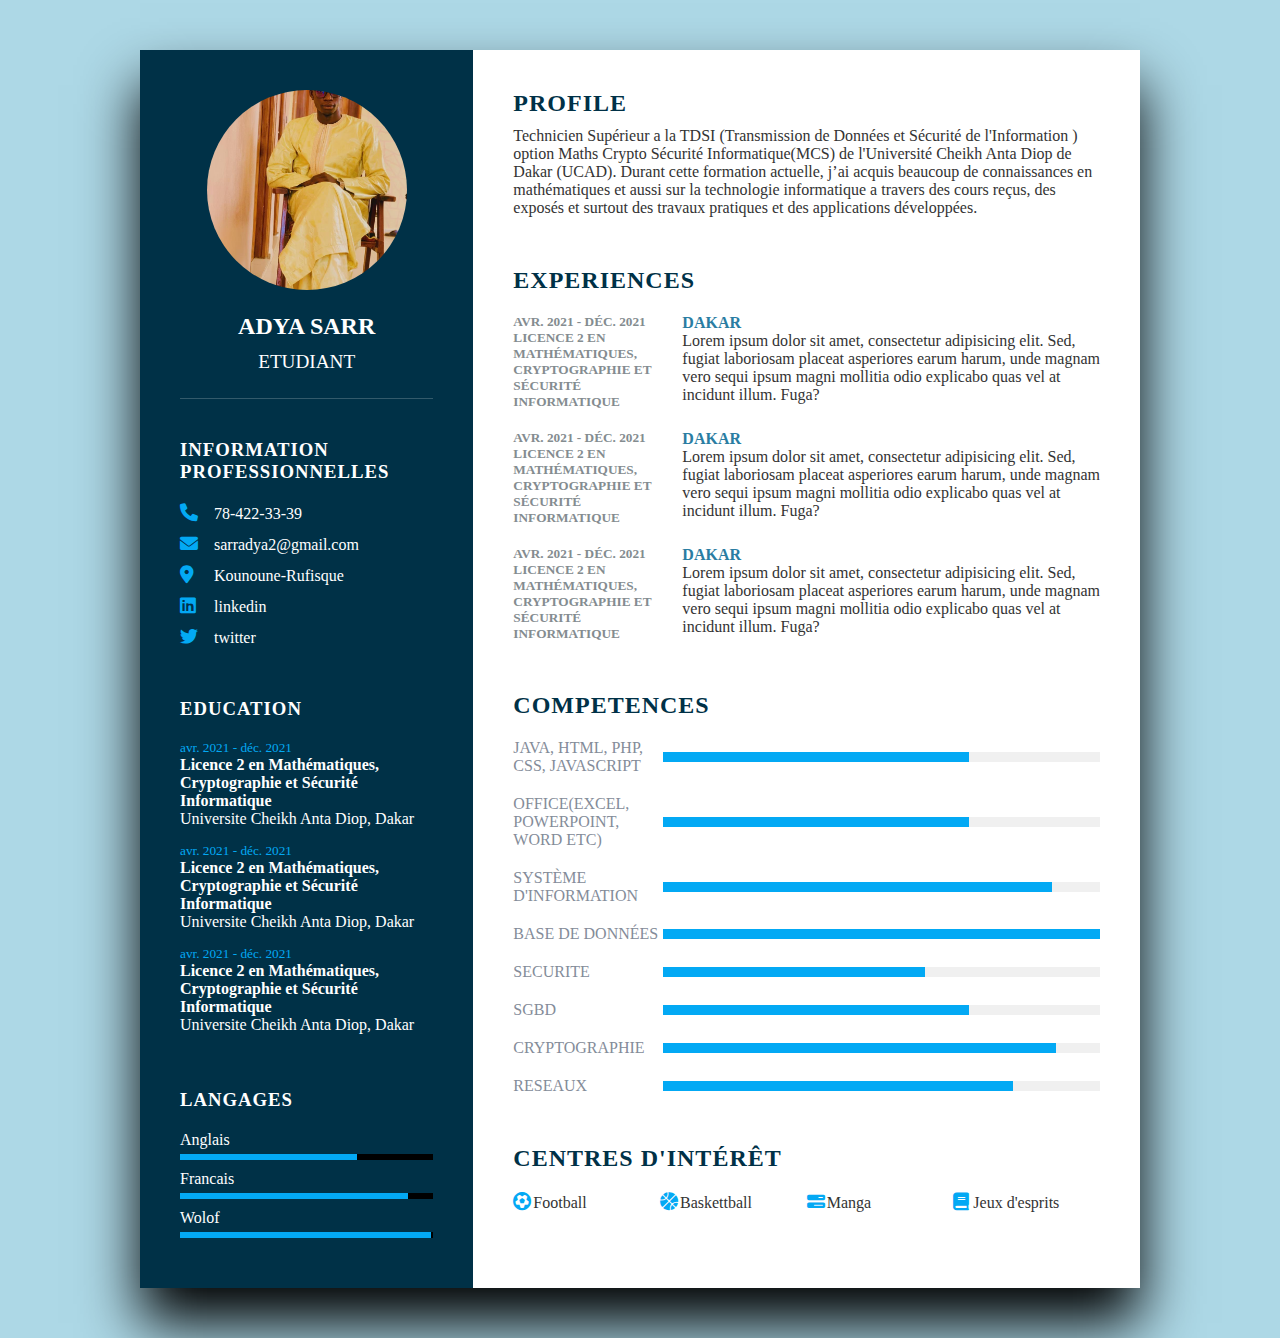
<file: CV1/index.html>
<!DOCTYPE html>
<html lang="en">
<head>
    <meta charset="UTF-8">
    <meta http-equiv="X-UA-Compatible" content="IE=edge">
    <meta name="viewport" content="width=device-width, initial-scale=1.0">
    <link rel="stylesheet" href="style.css">
    <link rel="stylesheet" href="https://cdnjs.cloudflare.com/ajax/libs/font-awesome/6.0.0/css/all.min.css">
    <title>Soppitech</title>
</head>
<body>
    <div class="container">
        <div class="left_side">
            <div class="profil">
                <div class="image">
                    <img src="01.png" alt="">
                </div>
                <h2>Adya SARR <br> <span>Etudiant</span></h2>
            </div>
            <div class="contactInfo">
                <h3 class="titre">INFORMATION PROFESSIONNELLES</h3>
                <ul>
                    <li>
                        <span class="icon">
                            <i class="fa-solid fa-phone"></i>
                        </span>
                        <span class="text">
                            78-422-33-39
                        </span>
                    </li>
                    <li>
                        <span class="icon">
                            <i class="fa-solid fa-envelope"></i>
                        </span>
                        <span class="text">
                            sarradya2@gmail.com
                        </span>
                    </li>
                    <li>
                        <span class="icon">
                            <i class="fa-solid fa-location-dot"></i>
                        </span>
                        <span class="text">
                            Kounoune-Rufisque
                        </span>
                    </li>
                    <li>
                        <span class="icon">
                            <i class="fa-brands fa-linkedin"></i>
                        </span>
                        <span class="text">
                            linkedin
                        </span>
                    </li>
                    <li>
                        <span class="icon">
                            <i class="fa-brands fa-twitter"></i>
                        </span>
                        <span class="text">
                            twitter
                        </span>
                    </li>
                </ul>
            </div>


            <div class="contactInfo education">
                <h3 class="titre">EDUCATION</h3>
                <ul>
                    <li>
                        <h5>avr. 2021 - déc. 2021</h5>
                        <h4>Licence 2 en Mathématiques, Cryptographie et Sécurité Informatique</h4>
                        <h4>Universite Cheikh Anta Diop, Dakar</h4>
                    </li>

                    <li>
                        <h5>avr. 2021 - déc. 2021</h5>
                        <h4>Licence 2 en Mathématiques, Cryptographie et Sécurité Informatique</h4>
                        <h4>Universite Cheikh Anta Diop, Dakar</h4>
                    </li>

                    <li>
                        <h5>avr. 2021 - déc. 2021</h5>
                        <h4>Licence 2 en Mathématiques, Cryptographie et Sécurité Informatique</h4>
                        <h4>Universite Cheikh Anta Diop, Dakar</h4>
                    </li>
                </ul>
            </div>

            <div class="contactInfo langue">
                <h3 class="titre">LANGAGES</h3>
                <ul>
                    <li>
                        <span class="text">
                            Anglais
                        </span>
                        <span class="poucentage">
                            <div style="width: 70%;"></div>
                        </span>
                    </li>

                    <li>
                        <span class="text">
                            Francais
                        </span>
                        <span class="poucentage">
                            <div style="width: 90%;"></div>
                        </span>
                    </li>
                    <li>
                        <span class="text">
                            Wolof
                        </span>
                        <span class="poucentage">
                            <div style="width: 99%;"></div>
                        </span>
                    </li>
                </ul>
            </div>
        </div>
        <div class="right_side">
            <div class="about">
                <h2 class="titre2">Profile</h2>
                <p>
                    Technicien Supérieur a la TDSI (Transmission de Données et Sécurité de
l'Information ) option Maths Crypto Sécurité Informatique(MCS) de l'Université
Cheikh Anta Diop de Dakar (UCAD). Durant cette formation actuelle, j’ai acquis
beaucoup de connaissances en mathématiques et aussi sur la technologie
informatique a travers des cours reçus, des exposés et surtout des travaux
pratiques et des applications développées. 
                </p>
            </div>
            <div class="about">
                <h2 class="titre2">EXPERIENCES</h2>
                <div class="box">
                    <div class="year_company">
                        <h5>avr. 2021 - déc. 2021</h5>
                        <h5>Licence 2 en Mathématiques, Cryptographie et Sécurité Informatique</h5>
                    </div>
                    <div class="text">
                        <h4>Dakar</h4>
                        <p>Lorem ipsum dolor sit amet, consectetur adipisicing elit. Sed, fugiat laboriosam placeat asperiores earum harum, unde magnam vero sequi ipsum magni mollitia odio explicabo quas vel at incidunt illum. Fuga?</p>
                    </div>
                </div>

                <div class="box">
                    <div class="year_company">
                        <h5>avr. 2021 - déc. 2021</h5>
                        <h5>Licence 2 en Mathématiques, Cryptographie et Sécurité Informatique</h5>
                    </div>
                    <div class="text">
                        <h4>Dakar</h4>
                        <p>Lorem ipsum dolor sit amet, consectetur adipisicing elit. Sed, fugiat laboriosam placeat asperiores earum harum, unde magnam vero sequi ipsum magni mollitia odio explicabo quas vel at incidunt illum. Fuga?</p>
                    </div>
                </div>

                <div class="box">
                    <div class="year_company">
                        <h5>avr. 2021 - déc. 2021</h5>
                        <h5>Licence 2 en Mathématiques, Cryptographie et Sécurité Informatique</h5>
                    </div>
                    <div class="text">
                        <h4>Dakar</h4>
                        <p>Lorem ipsum dolor sit amet, consectetur adipisicing elit. Sed, fugiat laboriosam placeat asperiores earum harum, unde magnam vero sequi ipsum magni mollitia odio explicabo quas vel at incidunt illum. Fuga?</p>
                    </div>
                </div>
            </div>
            <div class="about Competences">
                <h2 class="titre2">Competences</h2>
                <div class="box">
                    <h4>Java, HTML, PHP, CSS, JavaScript</h4>
                    <div class="pourcentage">
                        <div style="width: 70%;"></div>
                    </div>
                </div>
                <div class="box">
                    <h4>Office(Excel, PowerPoint, Word etc) </h4>
                    <div class="pourcentage">
                        <div style="width: 70%;"></div>
                    </div>
                </div>
                <div class="box">
                    <h4>Système d'Information</h4>
                    <div class="pourcentage">
                        <div style="width: 89%;"></div>
                    </div>
                </div>
                <div class="box">
                    <h4>Base de Données</h4>
                    <div class="pourcentage">
                        <div style="width: 100%;"></div>
                    </div>
                </div>
                <div class="box">
                    <h4>Securite</h4>
                    <div class="pourcentage">
                        <div style="width: 60%;"></div>
                    </div>
                </div>
                <div class="box">
                    <h4>SGBD</h4>
                    <div class="pourcentage">
                        <div style="width: 70%;"></div>
                    </div>
                </div>
                <div class="box">
                    <h4>Cryptographie</h4>
                    <div class="pourcentage">
                        <div style="width: 90%;"></div>
                    </div>
                </div>
                <div class="box">
                    <h4>Reseaux</h4>
                    <div class="pourcentage">
                        <div style="width: 80%;"></div>
                    </div>
                </div>
            </div>

            <div class="about interet">
                <h2 class="titre2">Centres d'intérêt</h2>
                <ul>
                    <li><i class="fa-solid fa-futbol"></i>Football</li>
                    <li><i class="fa-solid fa-basketball"></i>Baskettball</li>
                    <li><i class="fa-solid fa-bars-progress"></i>Manga</li>
                    <li><i class="fa-solid fa-book"></i>Jeux d'esprits</li>
                </ul>
            </div>

        </div>
    </div>
</body>
</html>
</file>
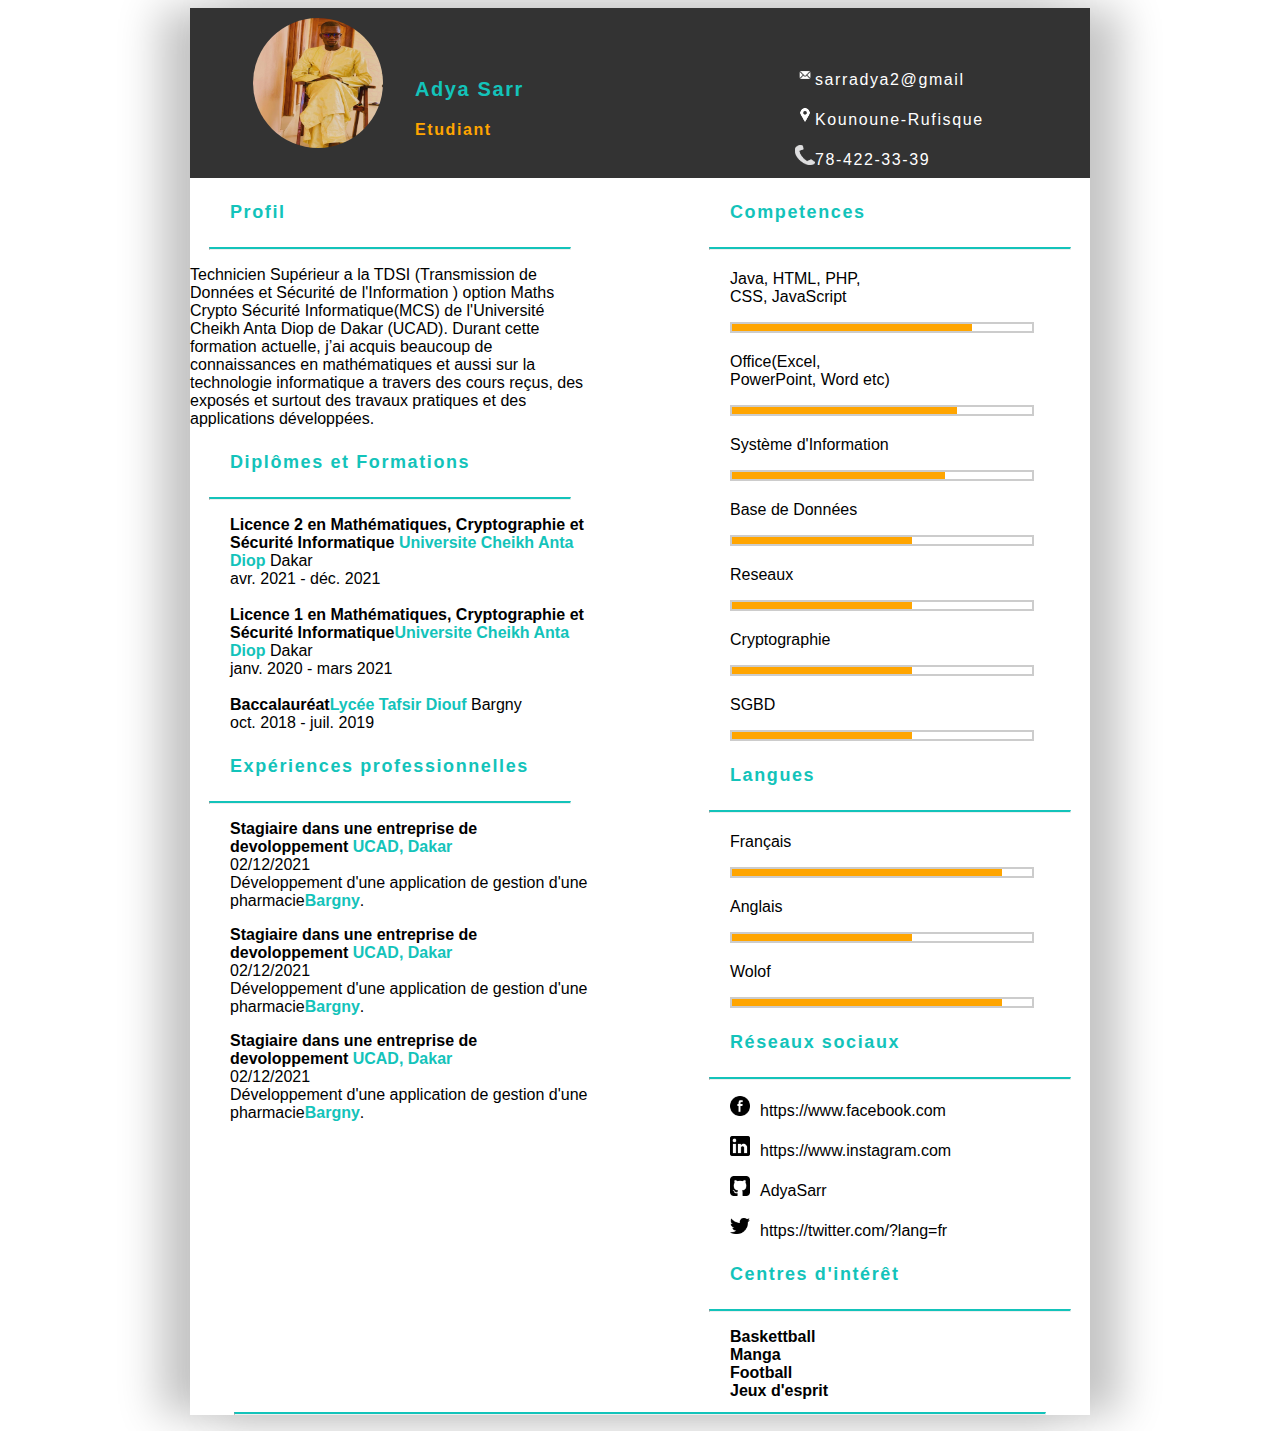
<file: CV2/index.html>
<!DOCTYPE html>
<html lang="en">
<head>
    <meta charset="utf-8" />
    <meta http-equiv="X-UA-Compatible" content="IE=edge">
       <meta name="viewport" content="width=device-width, initial-scale=1">
    <title>Soppitech</title>
    <link rel="stylesheet" type="text/css" media="screen" href="style.css" />
</head>
<body>
    <main>
       <header>
                <div class="photo">
                    <img src="01.png" width="100%" height="100%" alt="">
                </div>
              <div class="des">
                    <h3>Adya Sarr</h3>
                    <p class="post">Etudiant</p>
                </div>
                <div class="right">
                        <p><img src="mail.png" class="info">sarradya2@gmail</p>
                        <p><img src="maps.png" class="info">Kounoune-Rufisque</p>
                        <p><img src="tele.png" class="info">78-422-33-39</p>
                </div> 
       </header>


<section class="section-left">
    <h4>Profil</h4>
    <hr class="light">
     <div class="atouts">
        <p>
            Technicien Supérieur a la TDSI (Transmission de Données et Sécurité de
l'Information ) option Maths Crypto Sécurité Informatique(MCS) de l'Université
Cheikh Anta Diop de Dakar (UCAD). Durant cette formation actuelle, j’ai acquis
beaucoup de connaissances en mathématiques et aussi sur la technologie
informatique a travers des cours reçus, des exposés et surtout des travaux
pratiques et des applications développées.
        </p>
     </div>

     <h4>Diplômes et Formations</h4>
    <hr class="light">
       <div class="div">
           <div><b>Licence 2 en Mathématiques, Cryptographie et Sécurité Informatique </b><strong>Universite Cheikh Anta Diop</strong>  Dakar<br>avr. 2021 - déc. 2021
           </div>
           <br>
           <div><b>Licence 1 en Mathématiques, Cryptographie et Sécurité Informatique</b><strong>Universite Cheikh Anta Diop</strong>  Dakar<br>janv. 2020 - mars 2021
           </div>
           <br>
           <div><b>Baccalauréat</b><strong>Lycée Tafsir Diouf</strong> Bargny<br>oct. 2018 - juil. 2019
           </div>
       </div>

    <h4>Expériences professionnelles</h4>
     <hr class="light">
        <div class="div">
          <p><b>Stagiaire dans une entreprise de devoloppement</b> <strong>UCAD, Dakar</strong><br>
             02/12/2021<br>
            Développement d'une application de gestion d'une pharmacie<strong>Bargny</strong>.
          </p>
         
          <p><b>Stagiaire dans une entreprise de devoloppement</b> <strong>UCAD, Dakar</strong><br>
            02/12/2021<br>
           Développement d'une application de gestion d'une pharmacie<strong>Bargny</strong>.
         </p>
         <p><b>Stagiaire dans une entreprise de devoloppement</b> <strong>UCAD, Dakar</strong><br>
            02/12/2021<br>
           Développement d'une application de gestion d'une pharmacie<strong>Bargny</strong>.
         </p>
        </div>
</section>

<section class="section-right">
    <h4>Competences</h4>
    <hr class="light">
      <div class="skls">

                <div class="po">
                    <p>Java, HTML, PHP, CSS, JavaScript</p>
                    <div class="cool">
                        <div style="width:80%" class="inner"></div>
                    </div>
                </div>

                <div class="po">
                    <p>Office(Excel, PowerPoint, Word etc)</p>
                    <div class="cool">
                        <div style="width:75%" class="inner"> </div>
                    </div>
                </div>

                <div class="po">
                    <p>Système d'Information</p>
                    <div class="cool">
                        <div style="width:71%" class="inner"> </div>
                    </div>
                </div>

                <div class="po">
                    <p>Base de Données</p>
                    <div class="cool">
                        <div style="width:60%" class="inner"> </div>
                    </div>
                </div>

                <div class="po">
                    <p>Reseaux</p>
                    <div class="cool">
                        <div style="width:60%" class="inner"> </div>
                    </div>
                </div>

                <div class="po">
                    <p>Cryptographie</p>
                    <div class="cool">
                        <div style="width:60%" class="inner"> </div>
                    </div>
                </div>

                <div class="po">
                    <p>SGBD</p>
                    <div class="cool">
                        <div style="width:60%" class="inner"> </div>
                    </div>
                </div>
            </div>


     <h4>Langues</h4>
     <hr class="light">
     <div class="skls">
         <div class="po">
                    <p>Français</p>
                    <div class="cool">
                        <div style="width:90%" class="inner"> </div>
                    </div>
                </div>
                <div class="po">
                    <p>Anglais</p>
                    <div class="cool">
                        <div style="width:60%" class="inner"> </div>
                    </div>
                </div>
                <div class="po">
                    <p>Wolof</p>
                    <div class="cool">
                        <div style="width:90%" class="inner"> </div>
                    </div>
                </div>
      </div>
     <h4>Réseaux sociaux</h4>
     <hr class="light">
     <div class="interet">
      <p><img src="f.png" class="info"><span>https://www.facebook.com</span></p> 
      <p><img src="l.png" class="info"><span>https://www.instagram.com</span></p>
      <p><img src="g.png" class="info"><span>AdyaSarr</span></p>
      <p><img src="t.png" class="info"><span>https://twitter.com/?lang=fr</span></p> 
     </div>


    <h4>Centres d'intérêt</h4>
     <hr class="light">
     <div class="interet">
          <div><b>Baskettball</b></div>
          <div><b>Manga</b></div>
          <div><b>Football</b></div>
          <div><b>Jeux d'esprit</b></div>
     </div>
</section>


        <div class="srkl">

        </div>
     <hr class="light">
    </main>
</body>

</html>
</file>
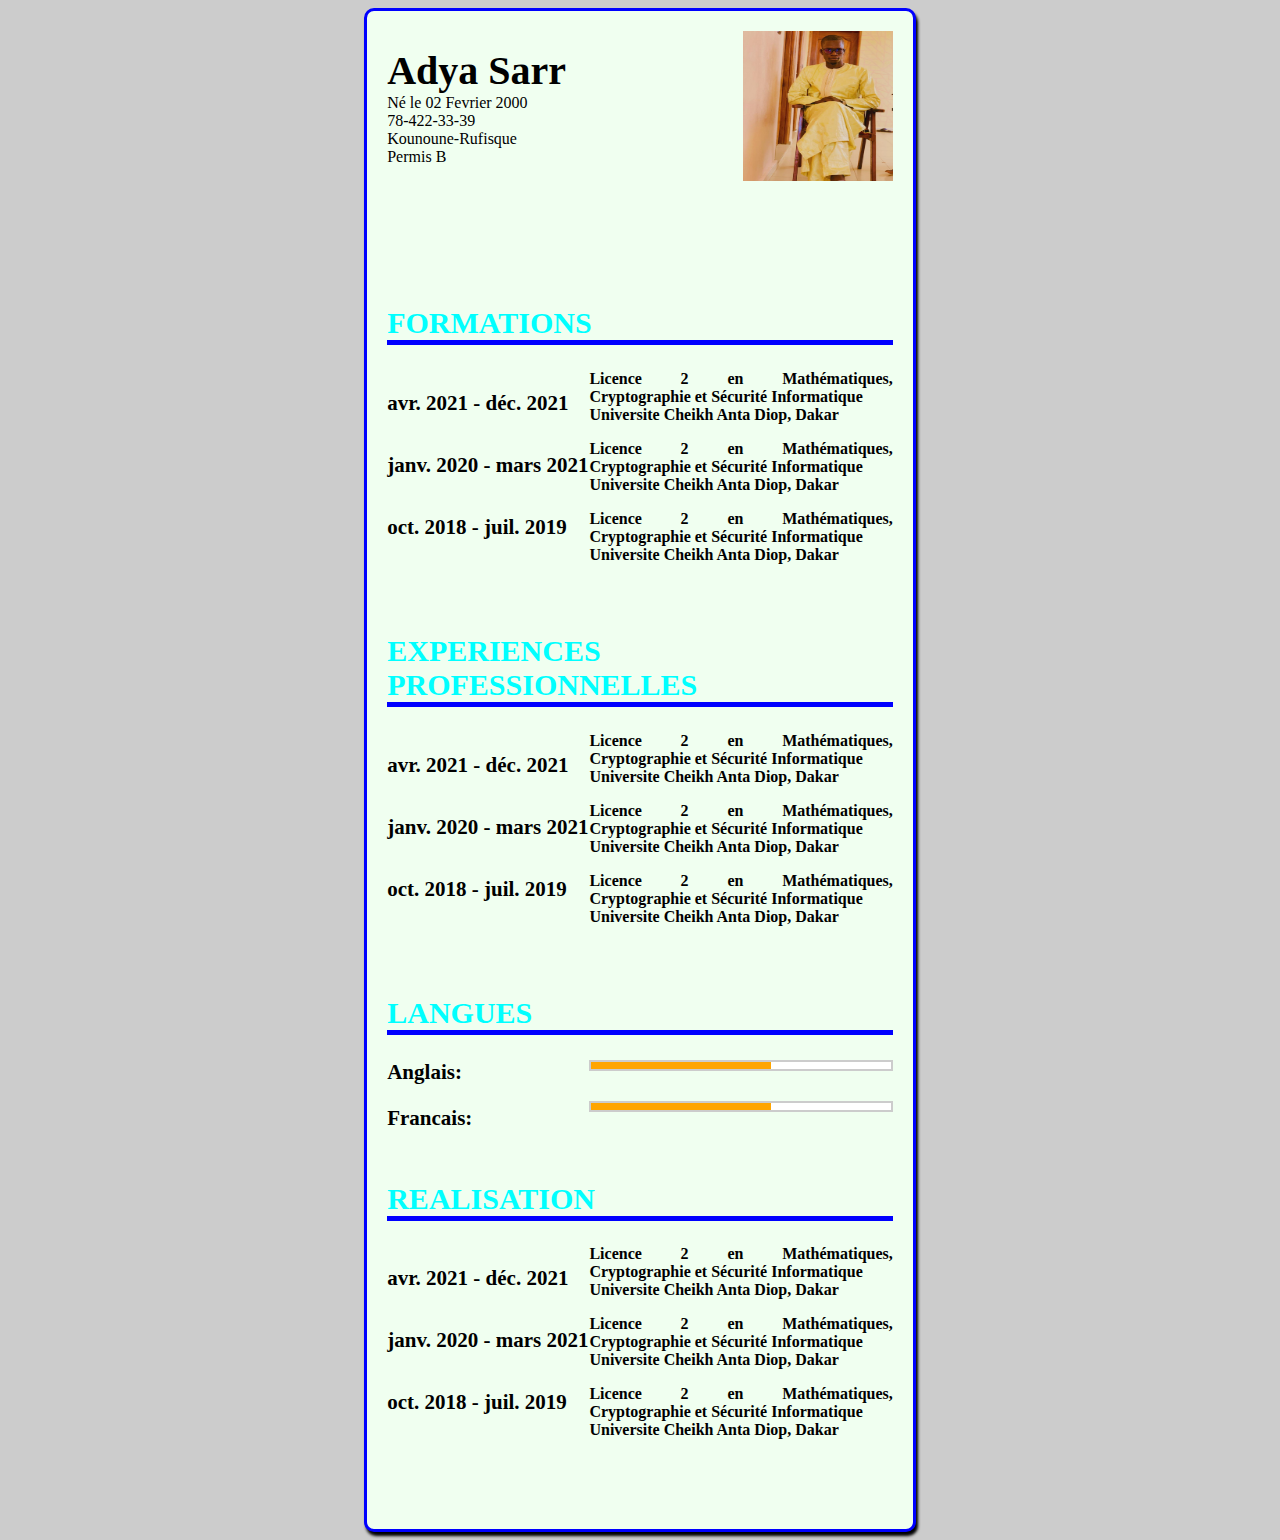
<file: CV3/index.html>
<!DOCTYPE html>
<html lang="en">
<head>
    <meta charset="UTF-8">
    <meta http-equiv="X-UA-Compatible" content="IE=edge">
    <meta name="viewport" content="width=device-width, initial-scale=1.0">
    <link rel="stylesheet" href="style.css">
    <title>Soppitech</title>
</head>
<body>
    <div class="page">
        <div class="infoPersonnelle">
            <div class="info">
                <p><strong>Adya Sarr</strong><br>
                Né le 02 Fevrier 2000 <br>
            78-422-33-39 <br>
        Kounoune-Rufisque <br>
    Permis B</p>
            </div>
            <div class="photo">
                <img src="01.png" alt="mon image">
            </div>
        </div>
        <div class="section">
            <h2>FORMATIONS</h2>
            <div class="section_gauche" id="format_date">
                <p>avr. 2021 - déc. 2021</p>
                <p>janv. 2020 - mars 2021</p>
                <p>oct. 2018 - juil. 2019</p>
            </div>
            <div class="section_droite">
                <p><span class="titre">Licence 2 en Mathématiques, Cryptographie et Sécurité Informatique <br>
                     Universite Cheikh Anta Diop, Dakar</span></p>
                <p><span class="titre">Licence 2 en Mathématiques, Cryptographie et Sécurité Informatique <br>
                     Universite Cheikh Anta Diop, Dakar</span></p>
                <p><span class="titre">Licence 2 en Mathématiques, Cryptographie et Sécurité Informatique <br>
                     Universite Cheikh Anta Diop, Dakar</span></p>
            </div>
        </div>
        <div class="section">
            <h2>EXPERIENCES PROFESSIONNELLES</h2>
            <div class="section_gauche" id="format_date">
                <p>avr. 2021 - déc. 2021</p>
                <p>janv. 2020 - mars 2021</p>
                <p>oct. 2018 - juil. 2019</p>
            </div>
            <div class="section_droite">
                <p><span class="titre">Licence 2 en Mathématiques, Cryptographie et Sécurité Informatique <br>
                    Universite Cheikh Anta Diop, Dakar</span></p>
               <p><span class="titre">Licence 2 en Mathématiques, Cryptographie et Sécurité Informatique <br>
                    Universite Cheikh Anta Diop, Dakar</span></p>
               <p><span class="titre">Licence 2 en Mathématiques, Cryptographie et Sécurité Informatique <br>
                    Universite Cheikh Anta Diop, Dakar</span></p>
            </div>           
        </div>
        <div class="section">
            <h2>LANGUES</h2>
            <div class="section_gauche" id="langue">
                <p>Anglais: </p>
                <p>Francais:</p>
                
            </div>
            <div class="section_droite">
                <p>
                    <div class="cool">
                        <div style="width:60%" class="inner"> </div>
                    </div>
                </p>
                <p>
                    <div class="cool" id="deuxieme">
                        <div style="width:60%" class="inner"> </div>
                    </div>
                </p>
            </div>         
        </div>
        <div class="section">
            <h2>REALISATION</h2>
            <div class="section_gauche" id="format_date">
                <p>avr. 2021 - déc. 2021</p>
                <p>janv. 2020 - mars 2021</p>
                <p>oct. 2018 - juil. 2019</p>
            </div>
            <div class="section_droite">
                <p><span class="titre">Licence 2 en Mathématiques, Cryptographie et Sécurité Informatique <br>
                    Universite Cheikh Anta Diop, Dakar</span></p>
               <p><span class="titre">Licence 2 en Mathématiques, Cryptographie et Sécurité Informatique <br>
                    Universite Cheikh Anta Diop, Dakar</span></p>
               <p><span class="titre">Licence 2 en Mathématiques, Cryptographie et Sécurité Informatique <br>
                    Universite Cheikh Anta Diop, Dakar</span></p>
            </div>
        </div>
    </div>
</body>
</html>
</file>
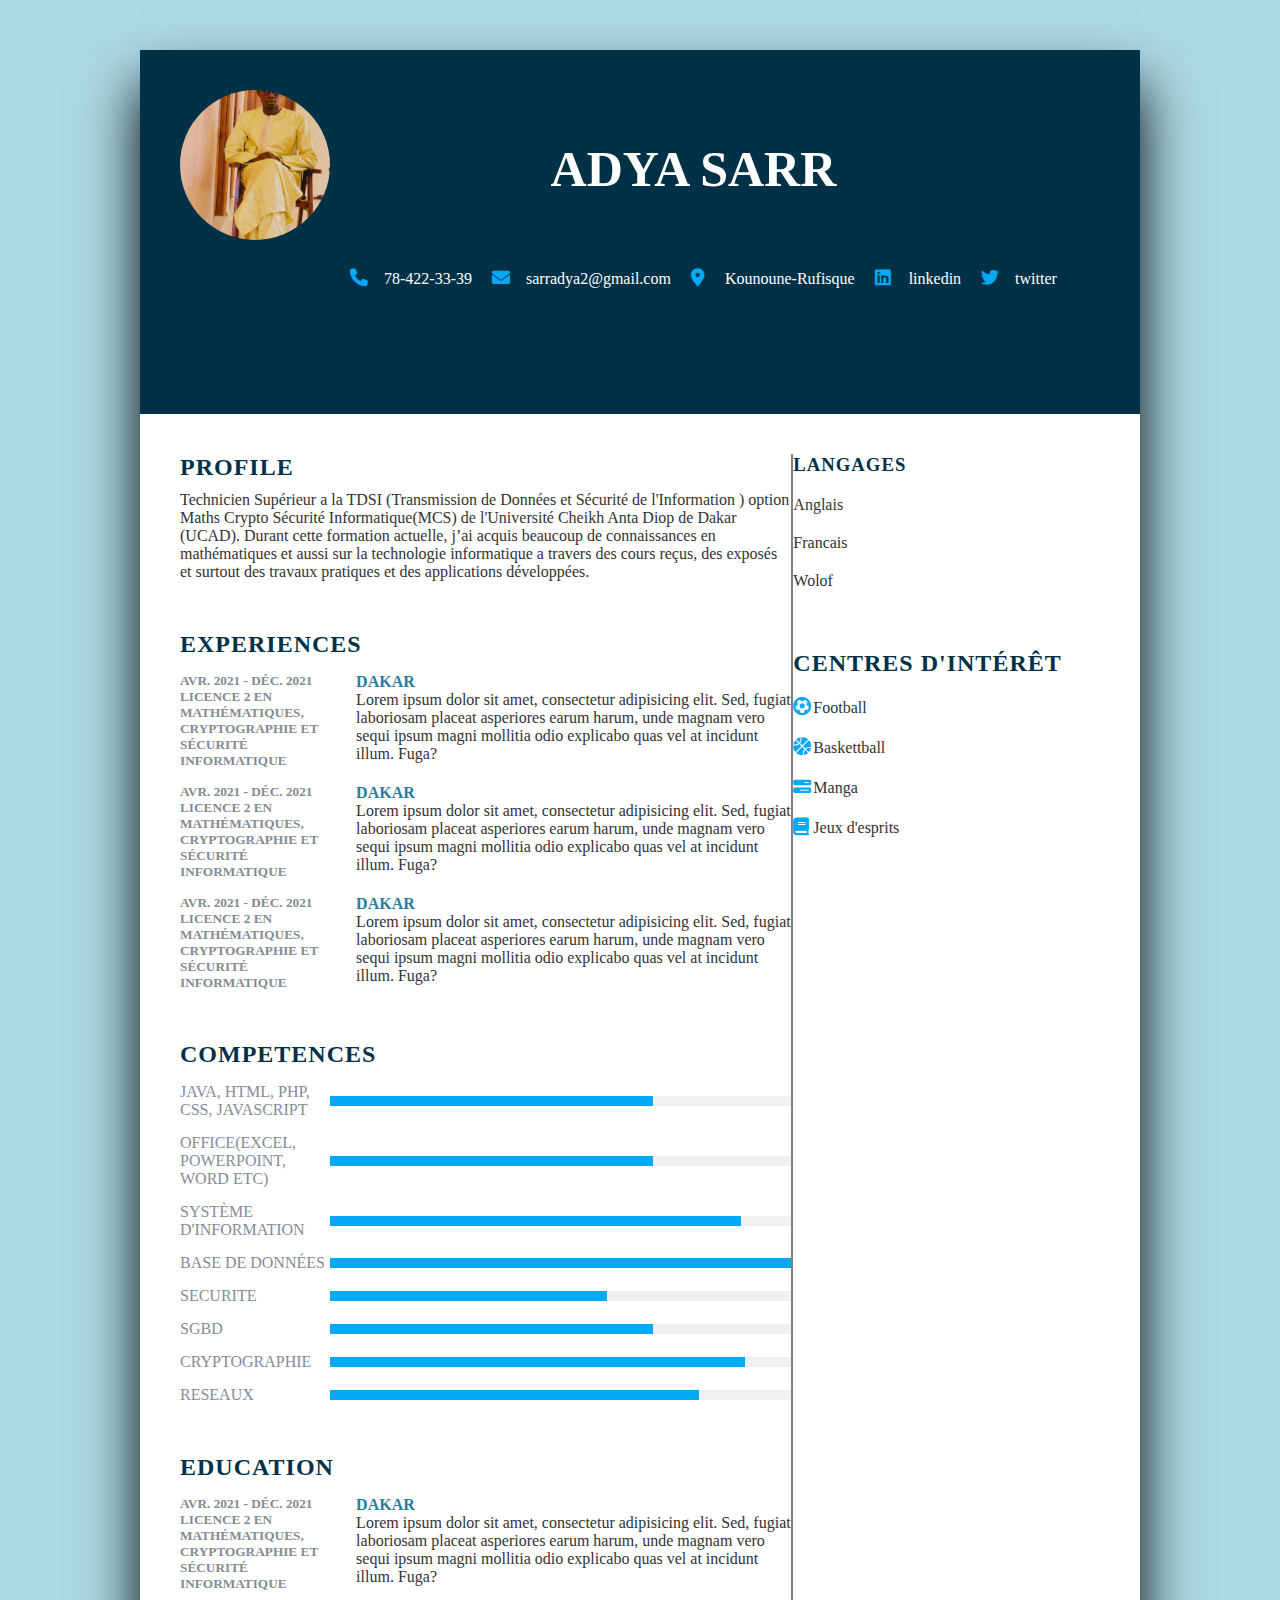
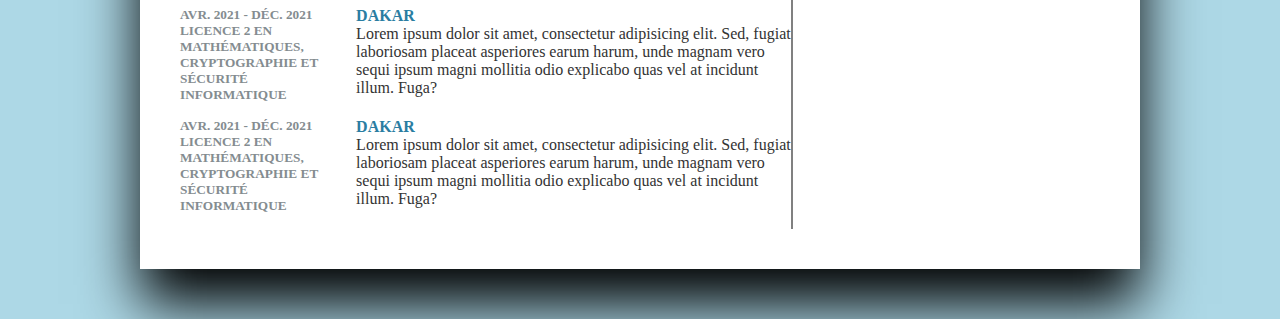
<file: CV4/index.html>
<!DOCTYPE html>
<html lang="en">
<head>
    <meta charset="UTF-8">
    <meta http-equiv="X-UA-Compatible" content="IE=edge">
    <meta name="viewport" content="width=device-width, initial-scale=1.0">
    <link rel="stylesheet" href="style.css">
    <link rel="stylesheet" href="https://cdnjs.cloudflare.com/ajax/libs/font-awesome/6.0.0/css/all.min.css">
    <title>Soppitech</title>
</head>
<body>
    <div class="container">
        <div class="left_side">
            <div class="profil">
                <div class="image">
                    <img src="01.png" alt="">
                </div>
            </div>
            <div class="contactInfo">
                <h2>Adya SARR</h2>
                <ul>
                    <li>
                        <span class="icon">
                            <i class="fa-solid fa-phone"></i>
                        </span>
                        <span class="text">
                            78-422-33-39
                        </span>
                    </li>
                    <li>
                        <span class="icon">
                            <i class="fa-solid fa-envelope"></i>
                        </span>
                        <span class="text">
                            sarradya2@gmail.com
                        </span>
                    </li>
                    <li>
                        <span class="icon">
                            <i class="fa-solid fa-location-dot"></i>
                        </span>
                        <span class="text">
                            Kounoune-Rufisque
                        </span>
                    </li>
                    <li>
                        <span class="icon">
                            <i class="fa-brands fa-linkedin"></i>
                        </span>
                        <span class="text">
                            linkedin
                        </span>
                    </li>
                    <li>
                        <span class="icon">
                            <i class="fa-brands fa-twitter"></i>
                        </span>
                        <span class="text">
                            twitter
                        </span>
                    </li>
                </ul>
            </div>

            
        </div>
        <div class="right_side">
            <div class="right_side_left">
                <div class="about">
                    <h2 class="titre2">Profile</h2>
                    <p>
                        Technicien Supérieur a la TDSI (Transmission de Données et Sécurité de
                        l'Information ) option Maths Crypto Sécurité Informatique(MCS) de l'Université
                        Cheikh Anta Diop de Dakar (UCAD). Durant cette formation actuelle, j’ai acquis
                        beaucoup de connaissances en mathématiques et aussi sur la technologie
                        informatique a travers des cours reçus, des exposés et surtout des travaux
                        pratiques et des applications développées. 
                    </p>
                </div>
                <div class="about">
                    <h2 class="titre2">EXPERIENCES</h2>
                    <div class="box">
                        <div class="year_company">
                            <h5>avr. 2021 - déc. 2021</h5>
                            <h5>Licence 2 en Mathématiques, Cryptographie et Sécurité Informatique</h5>
                        </div>
                        <div class="text">
                            <h4>Dakar</h4>
                            <p>Lorem ipsum dolor sit amet, consectetur adipisicing elit. Sed, fugiat laboriosam placeat asperiores earum harum, unde magnam vero sequi ipsum magni mollitia odio explicabo quas vel at incidunt illum. Fuga?</p>
                        </div>
                    </div>
    
                    <div class="box">
                        <div class="year_company">
                            <h5>avr. 2021 - déc. 2021</h5>
                            <h5>Licence 2 en Mathématiques, Cryptographie et Sécurité Informatique</h5>
                        </div>
                        <div class="text">
                            <h4>Dakar</h4>
                            <p>Lorem ipsum dolor sit amet, consectetur adipisicing elit. Sed, fugiat laboriosam placeat asperiores earum harum, unde magnam vero sequi ipsum magni mollitia odio explicabo quas vel at incidunt illum. Fuga?</p>
                        </div>
                    </div>
    
                    <div class="box">
                        <div class="year_company">
                            <h5>avr. 2021 - déc. 2021</h5>
                            <h5>Licence 2 en Mathématiques, Cryptographie et Sécurité Informatique</h5>
                        </div>
                        <div class="text">
                            <h4>Dakar</h4>
                            <p>Lorem ipsum dolor sit amet, consectetur adipisicing elit. Sed, fugiat laboriosam placeat asperiores earum harum, unde magnam vero sequi ipsum magni mollitia odio explicabo quas vel at incidunt illum. Fuga?</p>
                        </div>
                    </div>
                </div>
                <div class="about Competences">
                    <h2 class="titre2">Competences</h2>
                    <div class="box">
                        <h4>Java, HTML, PHP, CSS, JavaScript</h4>
                        <div class="pourcentage">
                            <div style="width: 70%;"></div>
                        </div>
                    </div>
                    <div class="box">
                        <h4>Office(Excel, PowerPoint, Word etc) </h4>
                        <div class="pourcentage">
                            <div style="width: 70%;"></div>
                        </div>
                    </div>
                    <div class="box">
                        <h4>Système d'Information</h4>
                        <div class="pourcentage">
                            <div style="width: 89%;"></div>
                        </div>
                    </div>
                    <div class="box">
                        <h4>Base de Données</h4>
                        <div class="pourcentage">
                            <div style="width: 100%;"></div>
                        </div>
                    </div>
                    <div class="box">
                        <h4>Securite</h4>
                        <div class="pourcentage">
                            <div style="width: 60%;"></div>
                        </div>
                    </div>
                    <div class="box">
                        <h4>SGBD</h4>
                        <div class="pourcentage">
                            <div style="width: 70%;"></div>
                        </div>
                    </div>
                    <div class="box">
                        <h4>Cryptographie</h4>
                        <div class="pourcentage">
                            <div style="width: 90%;"></div>
                        </div>
                    </div>
                    <div class="box">
                        <h4>Reseaux</h4>
                        <div class="pourcentage">
                            <div style="width: 80%;"></div>
                        </div>
                    </div>
                </div>
                <div class="about">
                    <h2 class="titre2">Education</h2>
                    <div class="box">
                        <div class="year_company">
                            <h5>avr. 2021 - déc. 2021</h5>
                            <h5>Licence 2 en Mathématiques, Cryptographie et Sécurité Informatique</h5>
                        </div>
                        <div class="text">
                            <h4>Dakar</h4>
                            <p>Lorem ipsum dolor sit amet, consectetur adipisicing elit. Sed, fugiat laboriosam placeat asperiores earum harum, unde magnam vero sequi ipsum magni mollitia odio explicabo quas vel at incidunt illum. Fuga?</p>
                        </div>
                    </div>
    
                    <div class="box">
                        <div class="year_company">
                            <h5>avr. 2021 - déc. 2021</h5>
                            <h5>Licence 2 en Mathématiques, Cryptographie et Sécurité Informatique</h5>
                        </div>
                        <div class="text">
                            <h4>Dakar</h4>
                            <p>Lorem ipsum dolor sit amet, consectetur adipisicing elit. Sed, fugiat laboriosam placeat asperiores earum harum, unde magnam vero sequi ipsum magni mollitia odio explicabo quas vel at incidunt illum. Fuga?</p>
                        </div>
                    </div>
    
                    <div class="box">
                        <div class="year_company">
                            <h5>avr. 2021 - déc. 2021</h5>
                            <h5>Licence 2 en Mathématiques, Cryptographie et Sécurité Informatique</h5>
                        </div>
                        <div class="text">
                            <h4>Dakar</h4>
                            <p>Lorem ipsum dolor sit amet, consectetur adipisicing elit. Sed, fugiat laboriosam placeat asperiores earum harum, unde magnam vero sequi ipsum magni mollitia odio explicabo quas vel at incidunt illum. Fuga?</p>
                        </div>
                    </div>
                </div>
                
            </div>
            <div class="right_side_right">
                <div class="about langue">
                    <h3 class="titre2">LANGAGES</h3>
                    <ul>
                        <li>
                            <span class="text">
                                Anglais
                            </span>
                            <span class="poucentage">
                                <div style="width: 70%;"></div>
                            </span>
                        </li>
    
                        <li>
                            <span class="text">
                                Francais
                            </span>
                            <span class="poucentage">
                                <div style="width: 90%;"></div>
                            </span>
                        </li>
                        <li>
                            <span class="text">
                                Wolof
                            </span>
                            <span class="poucentage">
                                <div style="width: 99%;"></div>
                            </span>
                        </li>
                    </ul>
                </div>
                <div class="about interet">
                    <h2 class="titre2">Centres d'intérêt</h2>
                    <ul>
                        <li><i class="fa-solid fa-futbol"></i>Football</li>
                        <li><i class="fa-solid fa-basketball"></i>Baskettball</li>
                        <li><i class="fa-solid fa-bars-progress"></i>Manga</li>
                        <li><i class="fa-solid fa-book"></i>Jeux d'esprits</li>
                    </ul>
                </div>
            </div>
            

        </div>
    </div>
</body>
</html>
</file>
<file: CV1/style.css>
*{
    margin: 0;
    padding: 0;
    box-sizing: border-box;
}
body{
    background: lightblue;
    display: flex;
    justify-content: center;
    align-items: center;
    min-height: 100vh;
}
.container{
    position: relative;
    width: 100%;
    max-width: 1000px;
    min-height: 1000px;
    background: white;
    margin: 50px;
    display: grid;
    grid-template-columns: 1fr 2fr;
    box-shadow: 0 35px 55px rgba(0, 0, 0, 1);
}
.container .left_side{
    position: relative;
    background: #003147;
    padding: 40px;
}
.profil{
    position: relative;
    display: flex;
    flex-direction: column;
    align-items: center;
    padding-bottom: 20px;
    border-bottom: 1px solid rgba(255, 255, 255, 0.2);
}
.profil .image{
    position: relative;
    width: 200px;
    height: 200px;
    border-radius: 50%;
    overflow: hidden;
}
.profil .image img{
    position: absolute;
    top: 0;
    left: 0;
    width: 100%;
    height: 100%;
    object-fit: cover;
}
.profil h2{
    color: white;
    font-size: 1.5em;
    margin-top: 20px;
    text-transform: uppercase;
    text-align: center;
    font-weight: 600;
    line-height: 1.4em;
}
.profil h2 span{
    font-size: 0.8em;
    font-weight: 300;
}
.contactInfo{
    padding-top: 40px;
}
.titre{
    color: white;
    text-transform: uppercase;
    font-weight: 600;
    letter-spacing: 1px;
    margin-bottom: 20px;
}
.contactInfo ul{
    position: relative;
}
.contactInfo ul li{
    position: relative;
    list-style: none;
    margin: 10px 0;
    cursor: pointer;
}
.contactInfo ul li .icon{
    display: inline-block;
    width: 30px;
    font-size: 18px;
    color: #03a9f4;
}
.contactInfo ul li span{
    color: white;
    font-weight: 300;
}
.contactInfo.education li{
    margin-bottom: 15px;
}
.contactInfo.education h5{
    color: #03a9f4;
    font-weight: 500;
}
.contactInfo.education h4{
    color: white;
    font-weight: 300;
}
.contactInfo.education h4:nth-child(2){
    color: white;
    font-weight: 600;
}
.contactInfo.langue .poucentage{
    position: relative;
    width: 100%;
    height: 6px;
    background: black;
    display: block;
    margin-top: 5px;
}
.contactInfo.langue .poucentage div{
    position: absolute;
    top: 0;
    left: 0;
    height: 100%;
    background: #03a9f4;
}
.container .right_side{
    position: relative;
    background: white;
    padding: 40px;
}
.about{
    margin-bottom: 50px;
}
.about:last-child{
    margin-bottom: 0;
}
.titre2{
    color: #003147;
    text-transform: uppercase;
    letter-spacing: 1px;
    margin-bottom: 10px;
}
p{
    color: #333;
}
.about .box{
    display: flex;
    flex-direction: row;
    margin: 20px 0;
}
.about .box .year_company{
    min-width: 150px;
}
.about .box .year_company h5{
    text-transform: uppercase;
    color: #848c90;
    font-weight: 600;
}
.about .box .text h4{
    text-transform: uppercase;
    color: #2a7da2;
    font-size: 16px;
}
.Competences .box{
    position: relative;
    width: 100%;
    display: grid;
    grid-template-columns: 150px 1fr;
    justify-content: center;
    align-items: center;
}
.Competences .box h4{
    text-transform: uppercase;
    color: #848c99;
    font-weight: 500;
}
.Competences .box .pourcentage{
    position: relative;
    width: 100%;
    height: 10px;
    background: #f0f0f0;
}
.Competences .box .pourcentage div{
    position: absolute;
    top: 0;
    left: 0;
    height: 100%;
    background: #03a9f4;
}
.interet ul{
    display: grid;
    grid-template-columns: repeat(4,1fr);
}
.interet ul li{
    list-style: none;
    color: #333;
    font-weight: 500;
    margin: 10px 0;
}
.interet ul li .fa-solid{
    color: #03a9f4;
    font-size: 18px;
    width: 20px;
}
</file>
<file: CV2/style.css>
body {
    font-family: 'Segoe UI', Tahoma, Geneva, Verdana, sans-serif;
}

main {
    box-shadow: 30px 0px 40px rgb(196, 196, 196), -30px 0px 40px rgb(196, 196, 196);
    margin: auto;
    max-width: 900px;
}

.srkl {
    display: flex;
    justify-content: space-between;
    margin-top: 25px;
    background-color: white;
    width: 100%;
}
header {
    height: 160px;
    padding-top: 10px;
    color: white;
    background-color: #333;
}

.photo {
    margin-left: 7%;
    border-radius: 50%;
    width: 130px;
    height: 130px;
    overflow: hidden;
}
.des{
    margin-left: 25%;
    margin-top: -10%;
}   
h3{
    color: #13c3ba;
    font-weight: bold;
    letter-spacing: .1rem;
    font-size: 20px;
}
.post{
    color: orange;
    font-weight: bold;
    letter-spacing: .1rem;
}
.right{
    padding: 0;
    margin: 5px;
    margin-top: -10%;
}
.right p{
   margin-left: 600px;
   letter-spacing: .1rem;    
}
.info{
    width: 20px;
    height: 20px;
}
.section-left{
    background-color: white;
    float: left;
    width: 400px;
}
.section-right{
    background-color: white;
    float: right;
    width: 400px;
}
 h4{
    margin-left: 10%;
    color: #13c3ba;
    letter-spacing: .1rem;
    font-size: 18px;
}
hr.light{
 border-top: 2px solid #13c3ba;
 width: 90%;
 margin-top: .8rem;
 margin-bottom: 1rem;
}

.div{
    margin-left: 10%;
}

.skls {
    padding: 0px;
    width: 40%;
    margin-left: 10%
}
.cool {
    background-color: #fff;
    border: 2px solid #ccc;
    width: 300px;
    height: 7px;
}

.po {
    margin-top: 20px;
}
strong{
    color: #13c3ba;
    text-decoration: none; 
}
.inner {
    height: 100%;
    background-color:  orange;
}
.interet{
    margin-left: 10%;
}
span{
    margin-left: 10px;
}
</file>
<file: CV3/style.css>
body{
    background-color: #ccc;
}
.page{
    width: 40%;
    margin: auto;
    border: 3px solid blue;
    border-radius: 10px;
    box-shadow: 2px 4px 3px black;
    padding: 20px;
    background-color: honeydew;
}
.infoPersonnelle{
    height: 250px;
}
.info{
    float: left;
}
.photo{
    float: right;
}
.photo img{
    width: 150px;
    height: 150px;
}
.section{
    margin-bottom: 70px;
    text-align: justify;
}
.section_gauche{
    float: left;
    font-weight: bold;
    font-size: 21px;
}
.section_droite{
    margin-left: 40%;
}
#format_date p{
    margin-bottom: 37px;
}
#langue{
    margin-top: -4%;
}
h2{
    font-size: 30px;
    color: aqua;
    border-bottom: 5px solid blue;
}
.titre{
    font-weight: bold;
}
.cool {
    background-color: #fff;
    border: 2px solid #ccc;
    width: 300px;
    height: 7px;
}
#deuxieme{
    margin-top: 30px;
}
.inner {
    height: 100%;
    background-color:  orange;
}
strong{
    font-size: 40px;
}
</file>
<file: CV4/style.css>
*{
    margin: 0;
    padding: 0;
    box-sizing: border-box;
}
body{
    background: lightblue;
    display: flex;
    justify-content: center;
    align-items: center;
    min-height: 100vh;
}
.container{
    position: relative;
    width: 100%;
    max-width: 1000px;
    min-height: 1000px;
    background: white;
    margin: 50px;
    display: grid;
    grid-template-rows: 0.5fr 2fr;
    box-shadow: 0 35px 55px rgba(0, 0, 0, 1);
}

.container .left_side{
    position: relative;
    background: #003147;
    padding: 40px;
    display: flex;
    flex-direction: row;
}
.profil .image{
    position: relative;
    width: 150px;
    height: 150px;
    overflow: hidden;
    border-radius: 50%;
}
.profil .image img{
    position: absolute;
    top: 0;
    left: 0;
    width: 100%;
    height: 100%;
    object-fit: cover;
}
.contactInfo{
    padding-top: 50px;
}
.contactInfo ul{
    position: relative;
    display: flex;
    flex-direction: row;
    padding-top: 60px;
}
.contactInfo ul li{
    position: relative;
    list-style: none;
    margin: 10px 0;
    cursor: pointer;
}
.contactInfo ul li .icon{
    display: inline-block;
    width: 30px;
    font-size: 18px;
    color: #03a9f4;
    margin-left: 20px;
}
.contactInfo ul li .text{
    color: white;
    font-weight: 400;

}
.contactInfo h2{
    text-align: center;
    text-transform: uppercase;
    color: white;
    font-weight: 800;
    font-size: 50px;
}
.container .right_side{
    position: relative;
    background: white;
    padding: 40px;
    display: grid;
    grid-template-columns: 2fr 1fr;
}
.right_side_left{
    border-right: 2px solid gray;
}
.about{
    margin-bottom: 50px;
}
.about:last-child{
    margin-bottom: 0;
}
.titre2{
    color: #003147;
    text-transform: uppercase;
    letter-spacing: 1px;
    margin-bottom: 10px;
}
p{
    color: #333;
}
.about .box{
    display: flex;
    flex-direction: row;
    margin: 15px 0;
}
.about .box .year_company{
    min-width: 150px;
}
.about .box .year_company h5{
    text-transform: uppercase;
    color: #848c90;
    font-weight: 600;
}
.about .box .text h4{
    text-transform: uppercase;
    color: #2a7da2;
    font-size: 16px;
}
.Competences .box{
    position: relative;
    width: 100%;
    display: grid;
    grid-template-columns: 150px 1fr;
    justify-content: center;
    align-items: center;
}
.Competences .box h4{
    text-transform: uppercase;
    color: #848c99;
    font-weight: 500;
}
.Competences .box .pourcentage{
    position: relative;
    width: 100%;
    height: 10px;
    background: #f0f0f0;
}
.Competences .box .pourcentage div{
    position: absolute;
    top: 0;
    left: 0;
    height: 100%;
    background: #03a9f4;
}
.interet ul{
    display: grid;
    grid-template-rows: repeat(4,1fr);
}
.interet ul li{
    list-style: none;
    color: #333;
    font-weight: 500;
    margin: 10px 0;
}
.interet ul li .fa-solid{
    color: #03a9f4;
    font-size: 18px;
    width: 20px;
}
.langue ul{
    display: grid;
    grid-template-rows: repeat(3,1fr);
}
.langue ul li{
    list-style: none;
    color: #333;
    font-weight: 500;
    margin: 10px 0;
}
</file>
